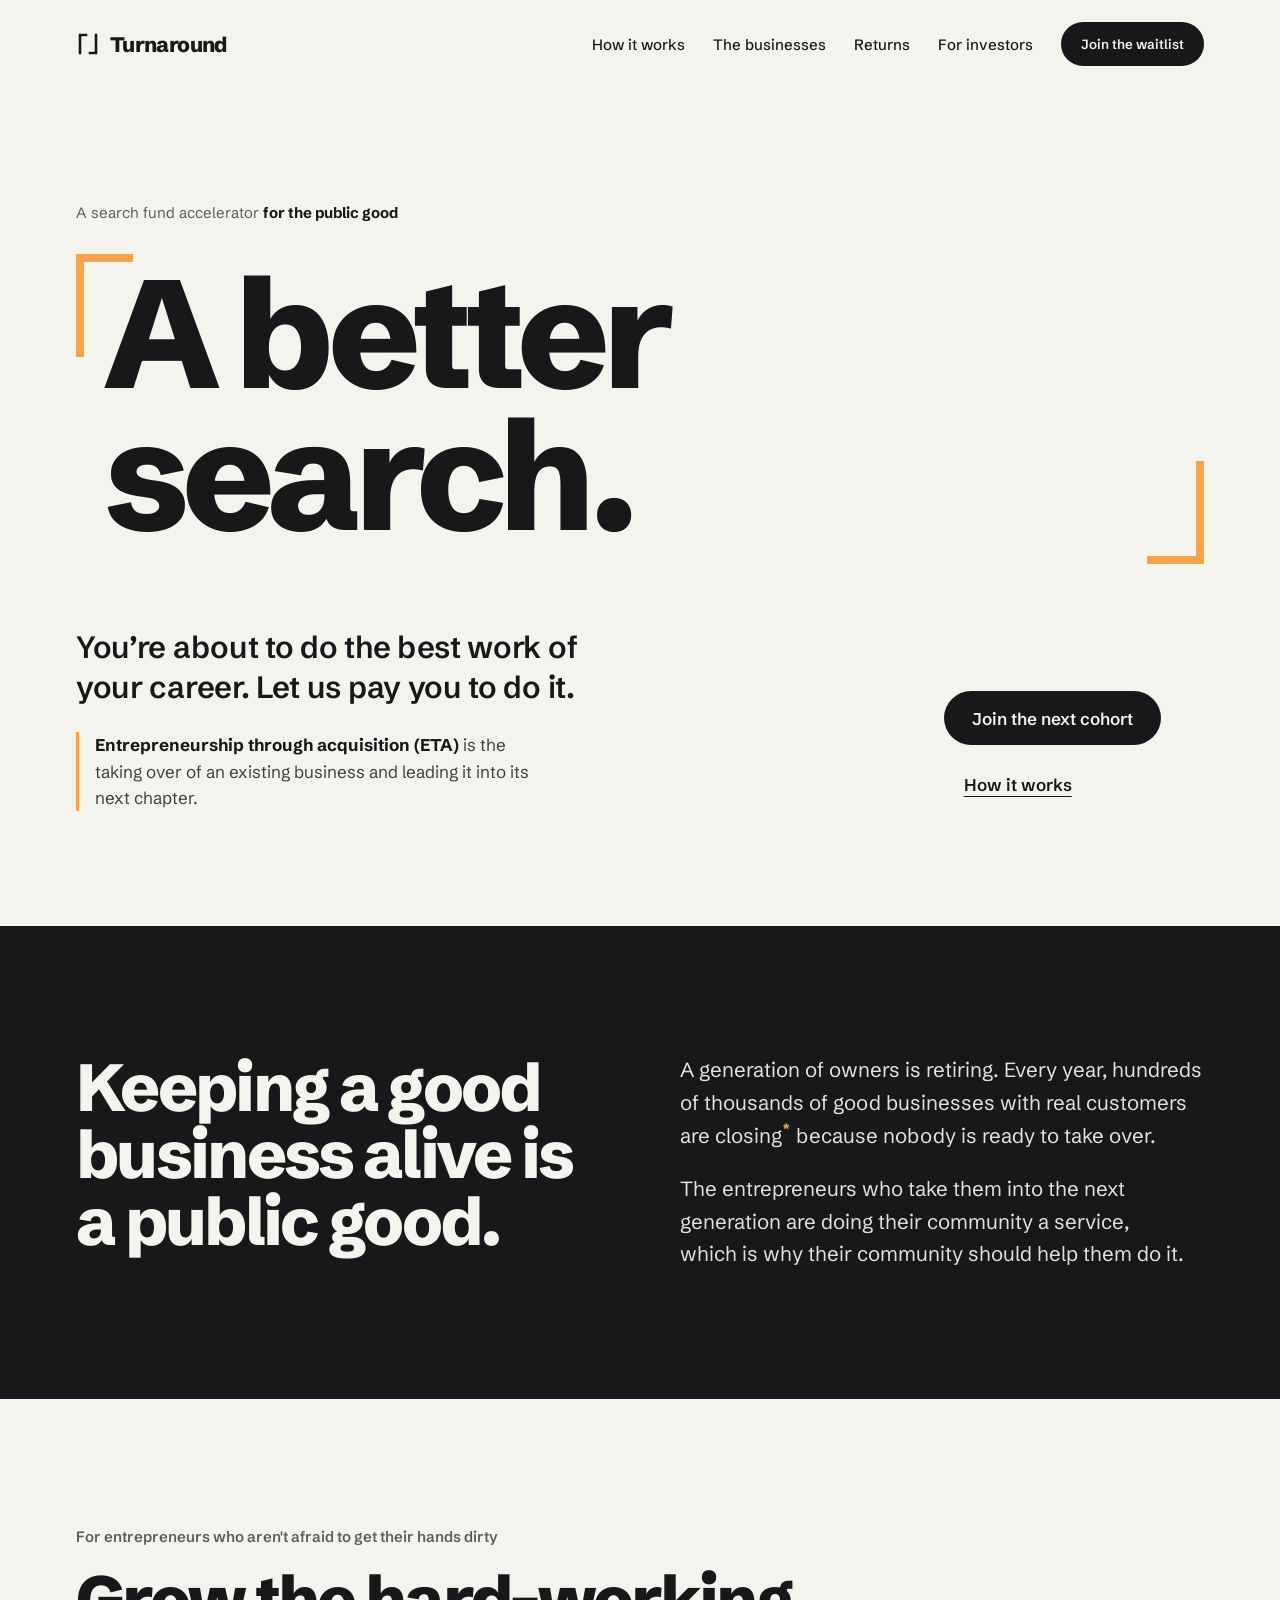
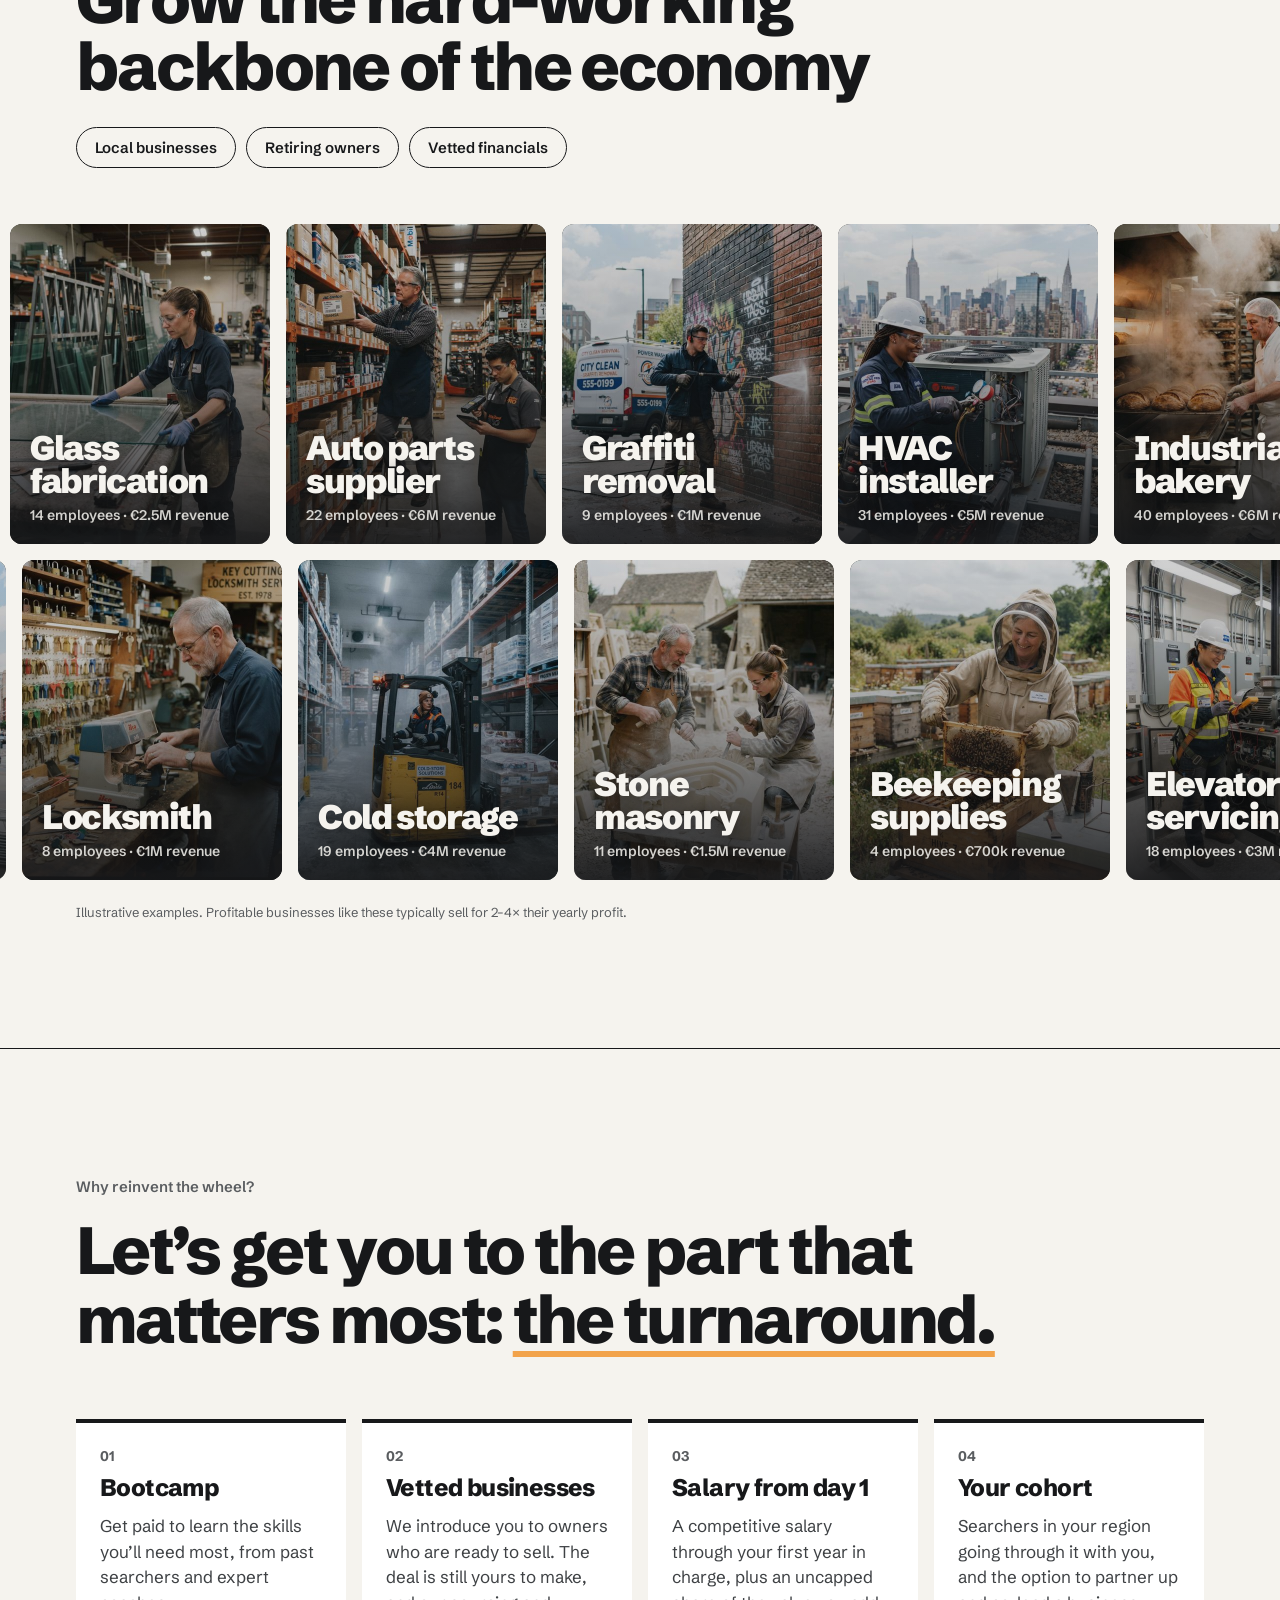
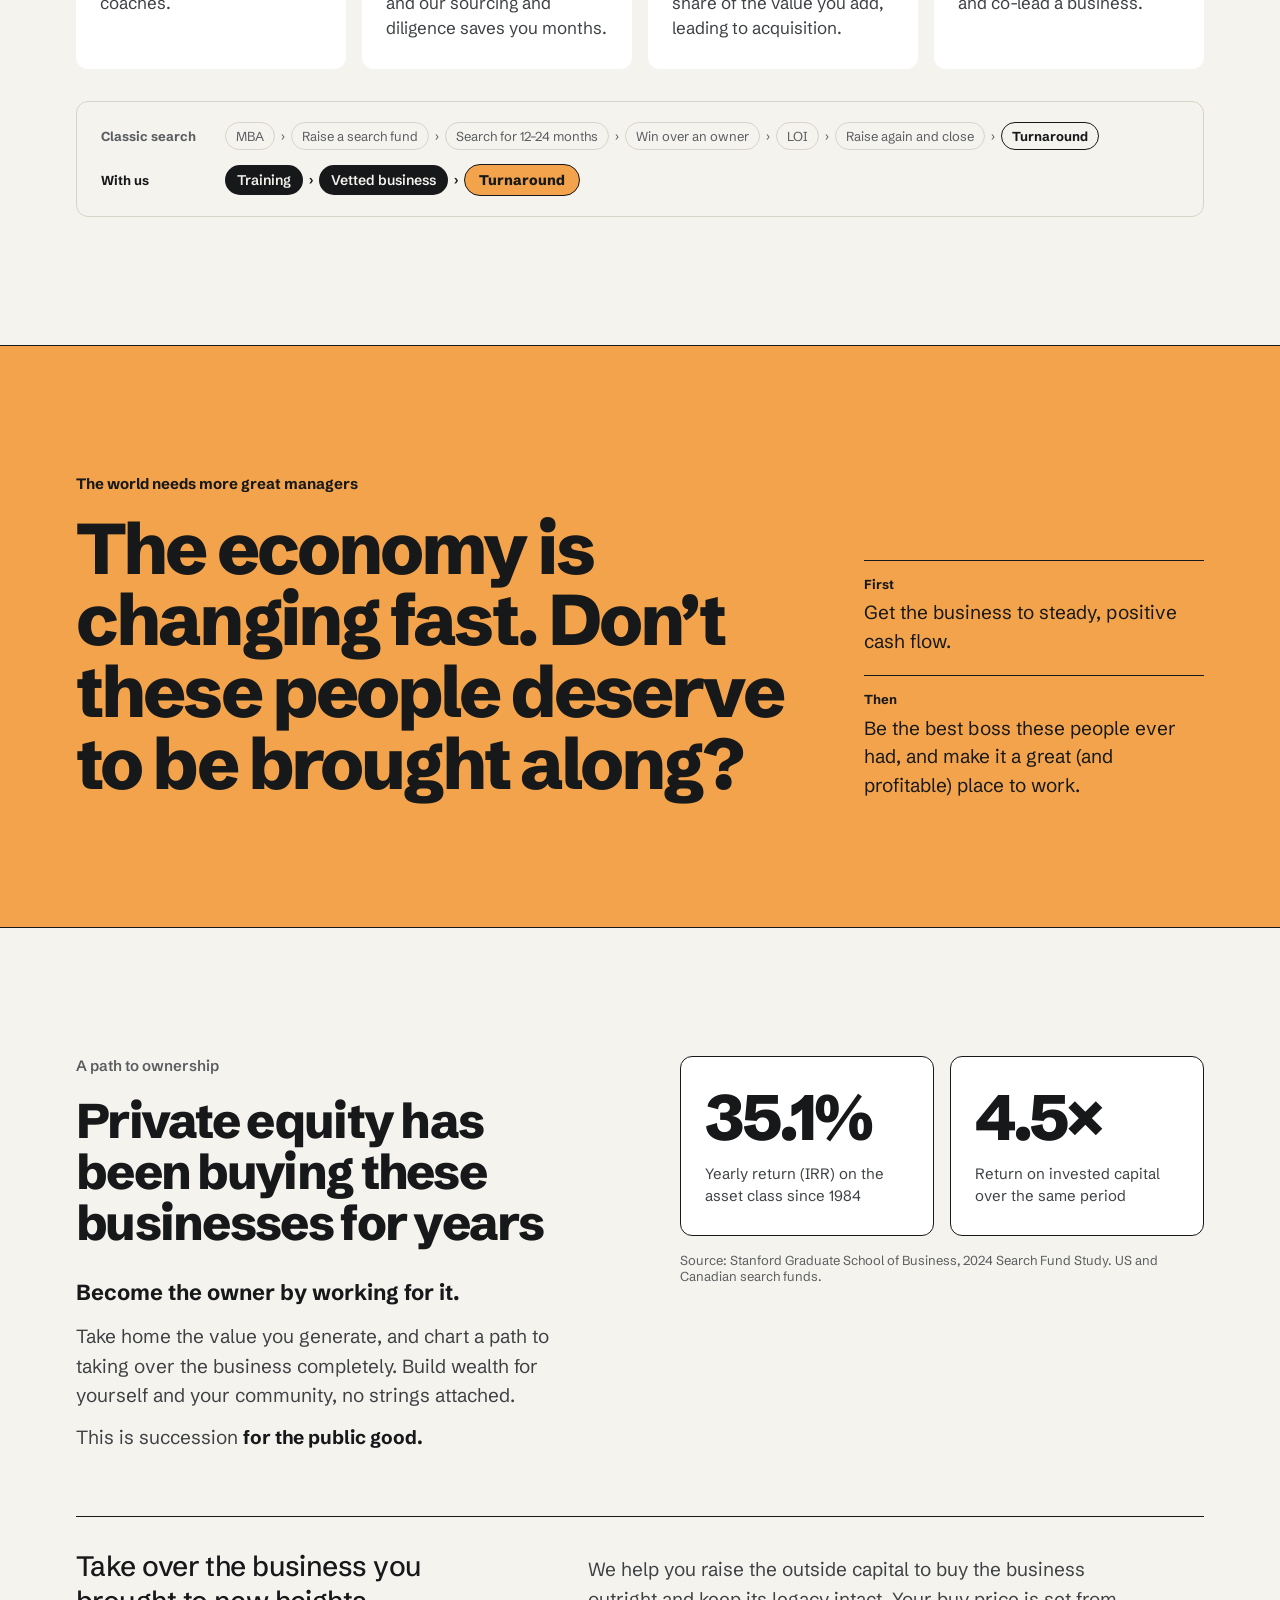
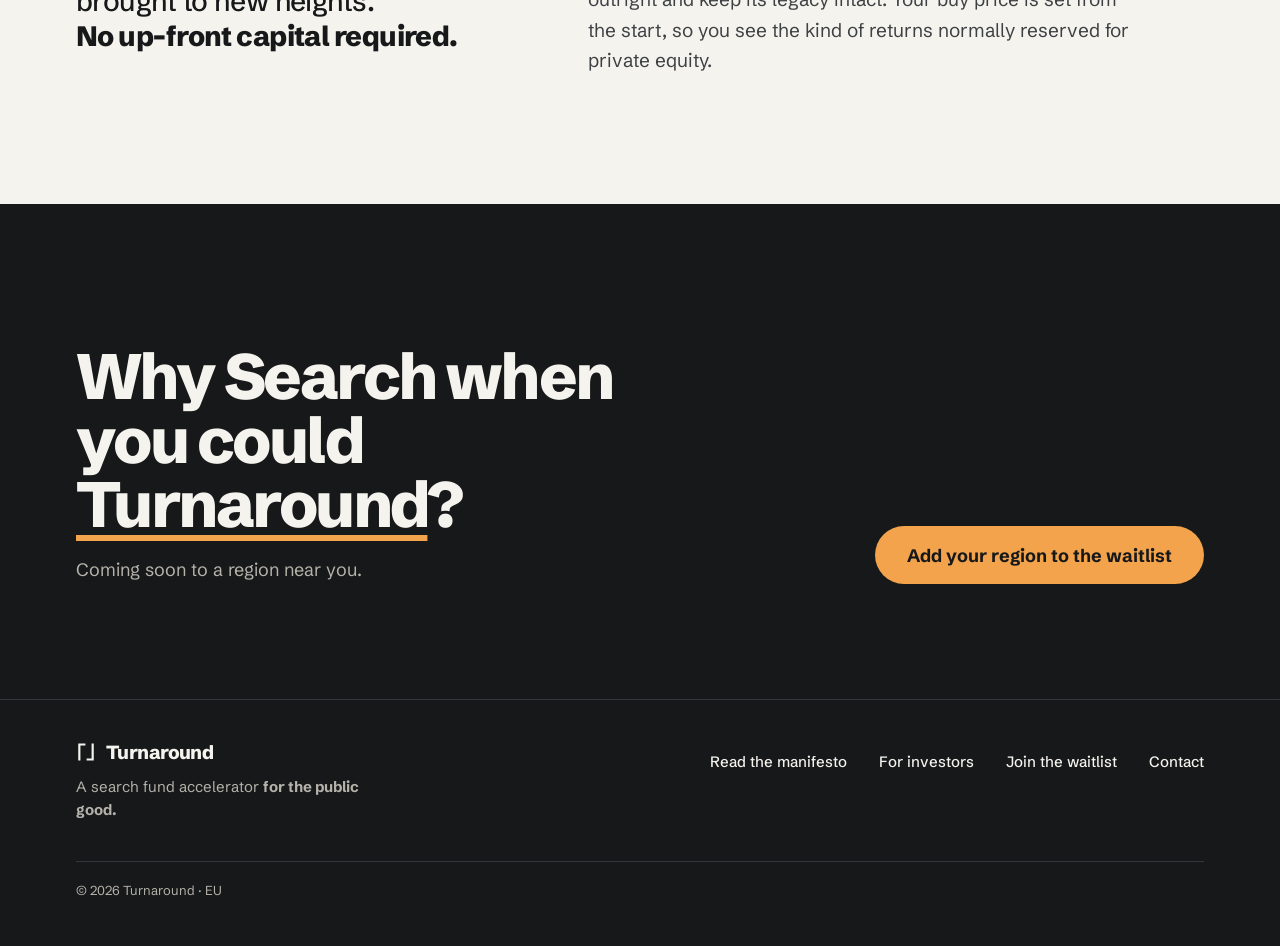
<file: index.html>
<!doctype html>
<html lang="en">
<head>
  <meta charset="utf-8" />
  <meta name="viewport" content="width=device-width, initial-scale=1, viewport-fit=cover" />
  <title>Turnaround · A better search</title>
  <meta name="description" content="A search fund accelerator for the public good. We pay entrepreneurs to take over and grow the local businesses their communities can't afford to lose." />

  <link rel="icon" href="favicon.svg?v=2" type="image/svg+xml" />
  <link rel="icon" href="favicon.ico?v=2" sizes="48x48" />
  <link rel="apple-touch-icon" href="apple-touch-icon.png?v=2" />
  <meta name="theme-color" content="#F5F3EE" />
  <meta property="og:type" content="website" />
  <meta property="og:site_name" content="Turnaround" />
  <meta property="og:title" content="Turnaround · A better search" />
  <meta property="og:description" content="A search fund accelerator for the public good. We pay entrepreneurs to take over and grow the local businesses their communities can't afford to lose." />
  <meta property="og:url" content="https://jonathantari.github.io/site-2/" />
  <meta property="og:image" content="https://jonathantari.github.io/site-2/og-image.png?v=1" />
  <meta property="og:image:width" content="1200" />
  <meta property="og:image:height" content="630" />
  <meta property="og:image:alt" content="A better search. A search fund accelerator for the public good." />
  <meta name="twitter:card" content="summary_large_image" />
  <meta name="twitter:image" content="https://jonathantari.github.io/site-2/og-image.png?v=1" />

  <link rel="preconnect" href="https://fonts.googleapis.com" />
  <link rel="preconnect" href="https://fonts.gstatic.com" crossorigin />
  <link
    href="https://fonts.googleapis.com/css2?family=Schibsted+Grotesk:ital,wght@0,400..900;1,400..900&display=swap"
    rel="stylesheet"
  />

  <link rel="stylesheet" href="styles.css?v=31" />

  <!-- Microsoft Clarity -->
  <script type="text/javascript">
    (function(c,l,a,r,i,t,y){
        c[a]=c[a]||function(){(c[a].q=c[a].q||[]).push(arguments)};
        t=l.createElement(r);t.async=1;t.src="https://www.clarity.ms/tag/"+i;
        y=l.getElementsByTagName(r)[0];y.parentNode.insertBefore(t,y);
    })(window, document, "clarity", "script", "wi50pruf4h");
  </script>
</head>
<body>
  <div class="page">

    <!-- ================= NAV ================= -->
    <header>
      <nav class="wrap nav" aria-label="Main">
        <a href="#top" class="brand">
          <svg width="24" height="24" viewBox="0 0 24 24" aria-hidden="true"><path d="M10 3H4v18" fill="none" stroke="currentColor" stroke-width="2.6" stroke-linecap="square"/><path d="M14 21h6V3" fill="none" stroke="currentColor" stroke-width="2.6" stroke-linecap="square"/></svg>
          <span class="brand__name">Turnaround</span>
        </a>
        <div class="nav__links">
          <a href="#how">How it works</a>
          <a href="#local">The businesses</a>
          <a href="#value">Returns</a>
          <a href="investors.html">For investors</a>
          <button type="button" class="pill" data-waitlist-open>Join the waitlist</button>
        </div>
      </nav>
    </header>

    <main>

      <!-- ================= HERO ================= -->
      <section id="top" class="wrap hero" aria-labelledby="hero-title">
        <p class="tagline">A search fund accelerator <b>for the public good</b></p>
        <h1 id="hero-title" class="hero__title"><span class="bracketed">A better search.</span></h1>
        <div class="hero__foot">
          <div class="hero__copy">
            <p class="hero__lead">You&rsquo;re about to do the best work of your career. Let us pay you to do it.</p>
            <p class="hero__aside"><strong>Entrepreneurship through acquisition (ETA)</strong> is the taking over of an existing business and leading it into its next chapter.</p>
          </div>
          <div class="hero__actions">
            <a href="#apply" class="pill pill--lg">Join the next cohort</a>
            <a href="#how" class="text-link">How it works</a>
          </div>
        </div>
      </section>

      <!-- ================= PUBLIC GOOD ================= -->
      <section class="band" aria-labelledby="public-title">
        <div class="wrap section split">
          <h2 id="public-title" class="h2">Keeping a good business alive is a public good.</h2>
          <div>
            <p class="lead">A generation of owners is retiring. Every year, hundreds of thousands of good businesses with real customers are closing<button type="button" class="fn-ref" aria-expanded="false" aria-controls="fn-public" aria-label="Show source">*</button> because nobody is ready to take over.</p>
            <p class="lead">The entrepreneurs who take them into the next generation are doing their community a service,<br />which is why their community should help them do it.</p>
            <p class="source" id="fn-public" hidden>In the EU alone, around 150,000 businesses and 600,000 jobs are at risk each year (<a href="https://www.eesc.europa.eu/en/news-media/eesc-info/112022/articles/102465">European Commission</a>). In the US, 2.3 million businesses owned by retiring baby boomers employ 24.7 million people (<a href="https://www.chicagofed.org/publications/profitwise-news-and-views/2020/rethinking-options-for-retiring-entrepreneurs">Federal Reserve Bank of Chicago</a>).</p>
          </div>
        </div>
      </section>

      <!-- ================= THE BUSINESSES ================= -->
      <section id="local" class="section" aria-labelledby="local-title">
        <div class="wrap">
          <p class="kicker">For entrepreneurs who aren't afraid to get their hands dirty</p>
          <h2 id="local-title" class="h2" style="max-width: 24ch;">Grow the hard-working backbone of the economy</h2>
          <ul class="chips" aria-label="How we are organised">
            <li>Local businesses</li>
            <li>Retiring owners</li>
            <li>Vetted financials</li>
          </ul>
        </div>

        <!-- Each track is duplicated by marquee.js so the loop is seamless -->
        <div class="marquee marquee--first">
          <ul class="marquee__track" aria-label="Examples of businesses searchers take over">
            <li class="biz">
              <img src="images/glass-fabrication.jpg" alt="" loading="lazy" />
              <span class="biz__name">Glass fabrication</span>
              <span class="biz__meta">14 employees · €2.5M revenue</span>
            </li>
            <li class="biz">
              <img src="images/auto-parts.jpg" alt="" loading="lazy" />
              <span class="biz__name">Auto parts supplier</span>
              <span class="biz__meta">22 employees · €6M revenue</span>
            </li>
            <li class="biz">
              <img src="images/graffiti-removal.jpg" alt="" loading="lazy" />
              <span class="biz__name">Graffiti removal</span>
              <span class="biz__meta">9 employees · €1M revenue</span>
            </li>
            <li class="biz">
              <img src="images/hvac.jpg" alt="" loading="lazy" />
              <span class="biz__name">HVAC installer</span>
              <span class="biz__meta">31 employees · €5M revenue</span>
            </li>
            <li class="biz">
              <img src="images/bakery.jpg" alt="" loading="lazy" />
              <span class="biz__name">Industrial bakery</span>
              <span class="biz__meta">40 employees · €6M revenue</span>
            </li>
            <li class="biz">
              <img src="images/sign-maker.jpg" alt="" loading="lazy" />
              <span class="biz__name">Sign maker</span>
              <span class="biz__meta">6 employees · €800k revenue</span>
            </li>
            <li class="biz">
              <img src="images/boatyard.jpg" alt="" loading="lazy" />
              <span class="biz__name">Boatyard</span>
              <span class="biz__meta">12 employees · €2M revenue</span>
            </li>
            <li class="biz">
              <img src="images/bicycle-frames.jpg" alt="" loading="lazy" />
              <span class="biz__name">Bicycle frame builder</span>
              <span class="biz__meta">5 employees · €600k revenue</span>
            </li>
          </ul>
        </div>
        <div class="marquee">
          <ul class="marquee__track marquee__track--rev" aria-hidden="true">
            <li class="biz">
              <img src="images/elevator-servicing.jpg" alt="" loading="lazy" />
              <span class="biz__name">Elevator servicing</span>
              <span class="biz__meta">18 employees · €3M revenue</span>
            </li>
            <li class="biz">
              <img src="images/laundry.jpg" alt="" loading="lazy" />
              <span class="biz__name">Commercial laundry</span>
              <span class="biz__meta">27 employees · €3M revenue</span>
            </li>
            <li class="biz">
              <img src="images/pipe-organ.jpg" alt="" loading="lazy" />
              <span class="biz__name">Pipe organ restoration</span>
              <span class="biz__meta">7 employees · €900k revenue</span>
            </li>
            <li class="biz">
              <img src="images/scaffolding.jpg" alt="" loading="lazy" />
              <span class="biz__name">Scaffolding rental</span>
              <span class="biz__meta">35 employees · €5M revenue</span>
            </li>
            <li class="biz">
              <img src="images/locksmith.jpg" alt="" loading="lazy" />
              <span class="biz__name">Locksmith</span>
              <span class="biz__meta">8 employees · €1M revenue</span>
            </li>
            <li class="biz">
              <img src="images/cold-storage.jpg" alt="" loading="lazy" />
              <span class="biz__name">Cold storage</span>
              <span class="biz__meta">19 employees · €4M revenue</span>
            </li>
            <li class="biz">
              <img src="images/stone-masonry.jpg" alt="" loading="lazy" />
              <span class="biz__name">Stone masonry</span>
              <span class="biz__meta">11 employees · €1.5M revenue</span>
            </li>
            <li class="biz">
              <img src="images/beekeeping.jpg" alt="" loading="lazy" />
              <span class="biz__name">Beekeeping supplies</span>
              <span class="biz__meta">4 employees · €700k revenue</span>
            </li>
          </ul>
        </div>
        <p class="wrap note marquee-note">Illustrative examples. Profitable businesses like these typically sell for 2–4× their yearly profit.</p>
      </section>

      <!-- ================= HOW IT WORKS ================= -->
      <section id="how" class="ruled" aria-labelledby="how-title">
        <div class="wrap section how">
        <p class="kicker">Why reinvent the wheel?</p>
        <h2 id="how-title" class="h2 how__title">Let&rsquo;s get you to the part that matters most: <span class="underline-accent">the turnaround.</span></h2>

        <div class="cards">
          <div class="card">
            <p class="card__num">01</p>
            <h3 class="card__title">Bootcamp</h3>
            <p class="card__body">Get paid to learn the skills you&rsquo;ll need most, from past searchers and expert coaches.</p>
          </div>
          <div class="card">
            <p class="card__num">02</p>
            <h3 class="card__title">Vetted businesses</h3>
            <p class="card__body">We introduce you to owners who are ready to sell. The deal is still yours to make, and our sourcing and diligence saves you months.</p>
          </div>
          <div class="card">
            <p class="card__num">03</p>
            <h3 class="card__title">Salary from day 1</h3>
            <p class="card__body">A competitive salary through your first year in charge, plus an uncapped share of the value you add, leading to acquisition.</p>
          </div>
          <div class="card">
            <p class="card__num">04</p>
            <h3 class="card__title">Your cohort</h3>
            <p class="card__body">Searchers in your region going through it with you, and the option to partner up and co-lead a business.</p>
          </div>
        </div>

        <div class="paths">
          <div class="path">
            <span class="path__label">Classic search</span>
            <ol class="steps" aria-label="Classic search steps">
              <li>MBA</li><li class="sep" aria-hidden="true">›</li>
              <li>Raise a search fund</li><li class="sep" aria-hidden="true">›</li>
              <li>Search for 12–24 months</li><li class="sep" aria-hidden="true">›</li>
              <li>Win over an owner</li><li class="sep" aria-hidden="true">›</li>
              <li>LOI</li><li class="sep" aria-hidden="true">›</li>
              <li>Raise again and close</li><li class="sep" aria-hidden="true">›</li>
              <li class="is-end">Turnaround</li>
            </ol>
          </div>
          <div class="path path--ours">
            <span class="path__label">With us</span>
            <ol class="steps" aria-label="Turnaround steps">
              <li>Training</li><li class="sep" aria-hidden="true">›</li>
              <li>Vetted business</li><li class="sep" aria-hidden="true">›</li>
              <li class="is-end">Turnaround</li>
            </ol>
          </div>
        </div>
        </div>
      </section>

      <!-- ================= BE A GREAT BOSS ================= -->
      <section class="band--accent" aria-labelledby="jobs-title">
        <div class="wrap section split split--end jobs">
          <div>
            <p class="kicker">The world needs more great managers</p>
            <h2 id="jobs-title" class="h2 jobs__title">The economy is changing fast. Don&rsquo;t these people deserve to be brought along?</h2>
          </div>
          <ol class="rules">
            <li><b>First</b>Get the business to steady, positive cash flow.</li>
            <li><b>Then</b>Be the best boss these people ever had, and make it a great (and profitable) place to work.</li>
          </ol>
        </div>
      </section>

      <!-- ================= RETURNS ================= -->
      <section id="value" class="wrap section" aria-labelledby="value-title">
        <div class="split">
          <div>
            <p class="kicker">A path to ownership</p>
            <h2 id="value-title" class="h2 h2--sm">Private equity has been buying these businesses for years</h2>
            <div class="ownership">
              <p class="ownership__lead">Become the owner by working for it.</p>
              <p>Take home the value you generate, and chart a path to taking over the business completely. Build wealth for yourself and your community, no strings attached.</p>
              <p>This is succession <b class="nowrap">for the public good.</b></p>
            </div>
          </div>
          <div class="stats">
            <div class="stat">
              <p class="stat__num">35.1%</p>
              <p class="stat__label">Yearly return (IRR) on the asset class since 1984</p>
            </div>
            <div class="stat">
              <p class="stat__num">4.5×</p>
              <p class="stat__label">Return on invested capital over the same period</p>
            </div>
            <p class="note">Source: Stanford Graduate School of Business, 2024 Search Fund Study. US and Canadian search funds.</p>
          </div>
        </div>

        <div class="upside">
          <h3><span class="upside__soft">Take over the business you brought to new heights.</span> No up-front capital required.</h3>
          <p>We help you raise the outside capital to buy the business outright and keep its legacy intact. Your buy price is set from the start, so you see the kind of returns normally reserved for private equity.</p>
        </div>
      </section>

      <!-- ================= APPLY ================= -->
      <section id="apply" class="band" aria-labelledby="apply-title">
        <div class="wrap cta-band">
          <div>
            <h2 id="apply-title" class="h-closing">Why Search when you could <span class="underline-accent">Turnaround</span>?</h2>
            <p class="cta-band__sub">Coming soon to a region near you.</p>
          </div>
          <button type="button" class="pill pill--accent" data-waitlist-open>Add your region to the waitlist</button>
        </div>
      </section>

    </main>

    <!-- ================= FOOTER ================= -->
    <footer class="footer">
      <div class="wrap footer__inner">
        <div class="footer__brand">
          <p class="footer__mark"><svg width="20" height="20" viewBox="0 0 24 24" aria-hidden="true"><path d="M10 3H4v18" fill="none" stroke="currentColor" stroke-width="2.6" stroke-linecap="square"/><path d="M14 21h6V3" fill="none" stroke="currentColor" stroke-width="2.6" stroke-linecap="square"/></svg><span>Turnaround</span></p>
          <p class="footer__tag">A search fund accelerator <b>for the public good.</b></p>
        </div>
        <nav aria-label="Footer">
          <a href="https://jonathantari.github.io/website/site/">Read the manifesto</a>
          <a href="investors.html">For investors</a>
          <a href="#apply">Join the waitlist</a>
          <a href="mailto:me@jonathantari.com?subject=Turnaround">Contact</a>
        </nav>
        <p class="footer__legal">© 2026 Turnaround · EU</p>
      </div>
    </footer>

  </div>

  <!-- ================= WAITLIST MODAL ================= -->
  <div class="modal" id="waitlist" hidden>
    <div class="modal__scrim" data-waitlist-close></div>
    <div class="modal__dialog" role="dialog" aria-modal="true" aria-labelledby="wl-title">
      <button type="button" class="modal__close" aria-label="Close" data-waitlist-close>
        <svg width="18" height="18" viewBox="0 0 24 24" aria-hidden="true"><path d="M6 6l12 12M18 6L6 18" stroke="currentColor" stroke-width="2" stroke-linecap="round"/></svg>
      </button>

      <form class="modal__view" data-view="form" novalidate>
        <p class="modal__kicker">Waitlist</p>
        <h2 id="wl-title" class="modal__title">Bring Turnaround to your city</h2>

        <div class="field">
          <label for="wl-region">Your city</label>
          <input id="wl-region" name="region" type="text" autocomplete="address-level2" placeholder="City, country" required maxlength="120" />
        </div>

        <div class="field">
          <label for="wl-email">Email <span class="field__optional">(optional)</span></label>
          <input id="wl-email" name="email" type="email" autocomplete="email" placeholder="you@example.com" maxlength="160" />
        </div>

        <p class="field__error" data-error role="alert" hidden></p>

        <button type="submit" class="modal__submit">Add my city</button>
      </form>

      <div class="modal__view" data-view="done" hidden>
        <div class="modal__check" aria-hidden="true"><svg width="24" height="24" viewBox="0 0 24 24"><path d="M5 12.5l4.5 4.5L19 7.5" fill="none" stroke="currentColor" stroke-width="2.4" stroke-linecap="round" stroke-linejoin="round"/></svg></div>
        <h2 class="modal__title" tabindex="-1" data-done-title>You&rsquo;re on the list</h2>
        <p class="modal__body">We&rsquo;ve counted <b data-done-region></b>. When enough people nearby join, we&rsquo;ll start a chapter there.</p>
        <button type="button" class="modal__secondary" data-waitlist-close>Done</button>
      </div>
    </div>
  </div>

  <script src="marquee.js?v=3" defer></script>
  <script src="waitlist.js?v=5" defer></script>
  <script src="footnotes.js?v=1" defer></script>
</body>
</html>
</file>
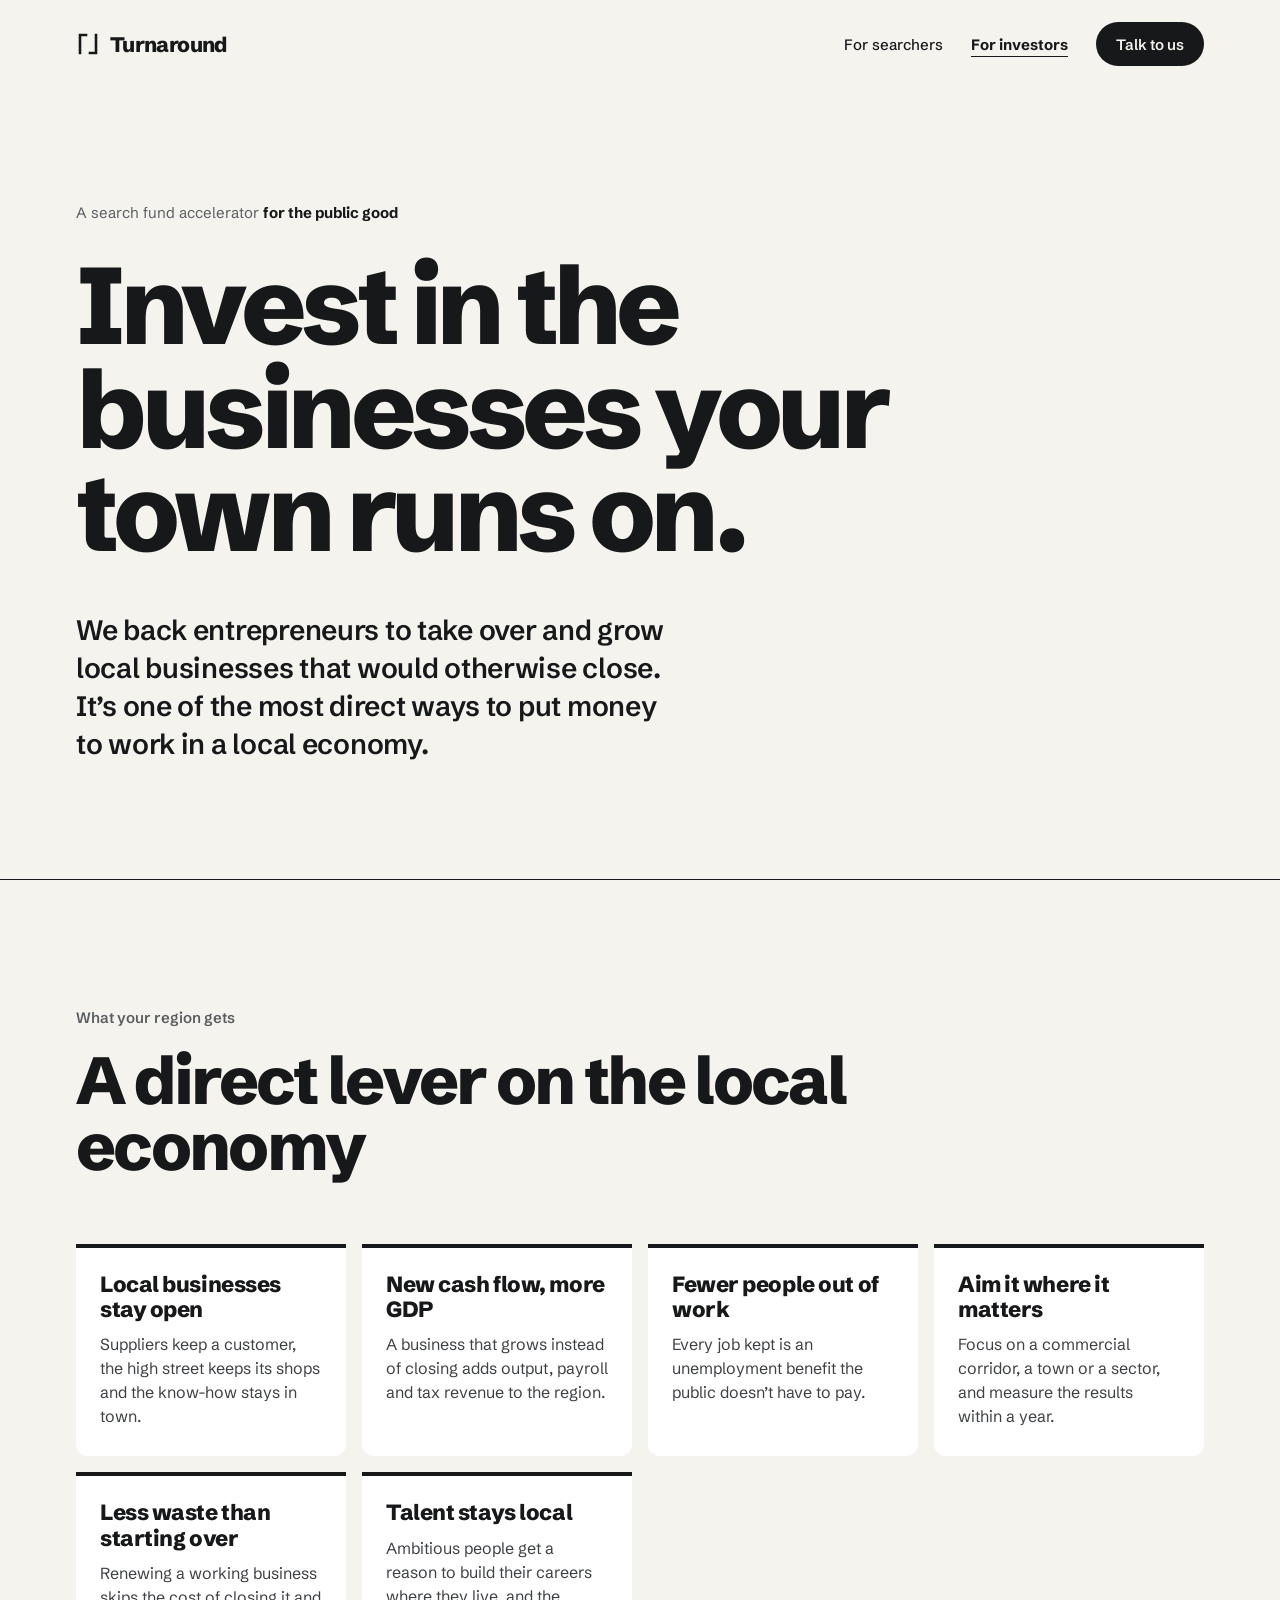
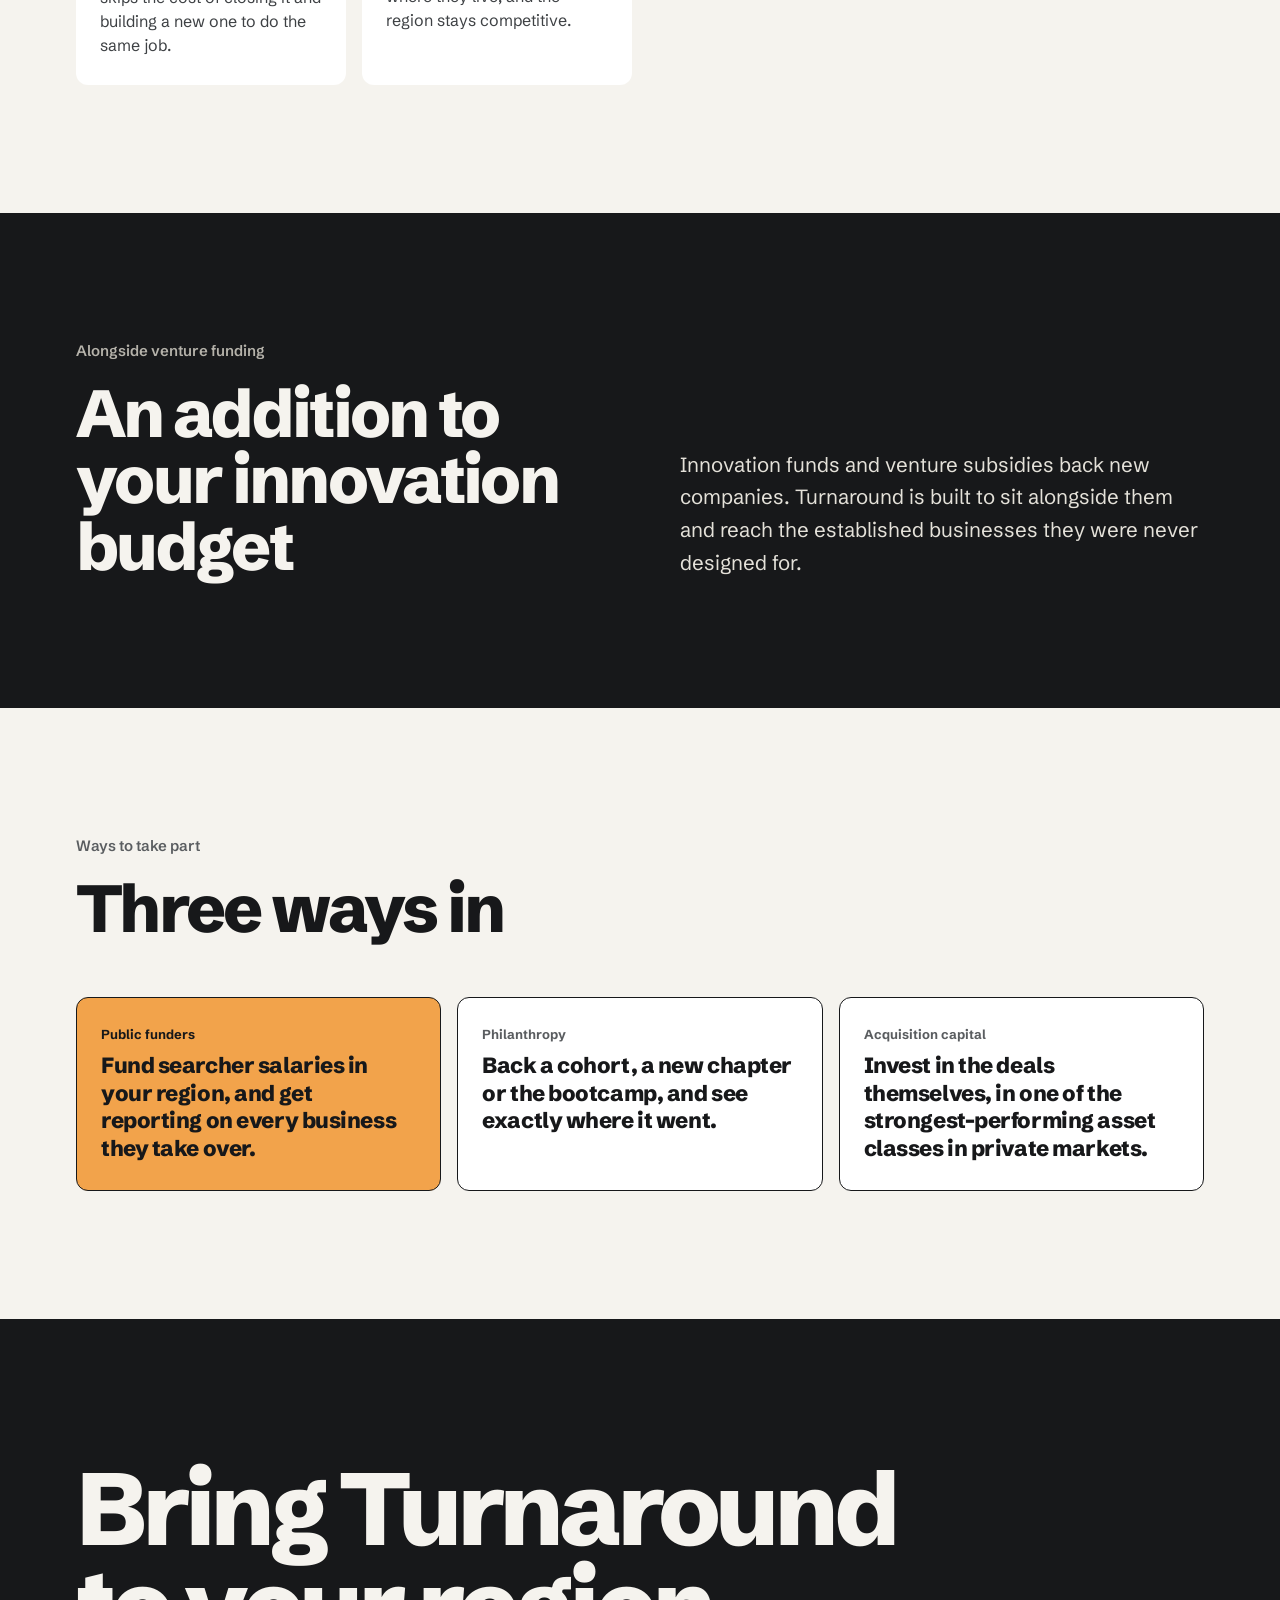
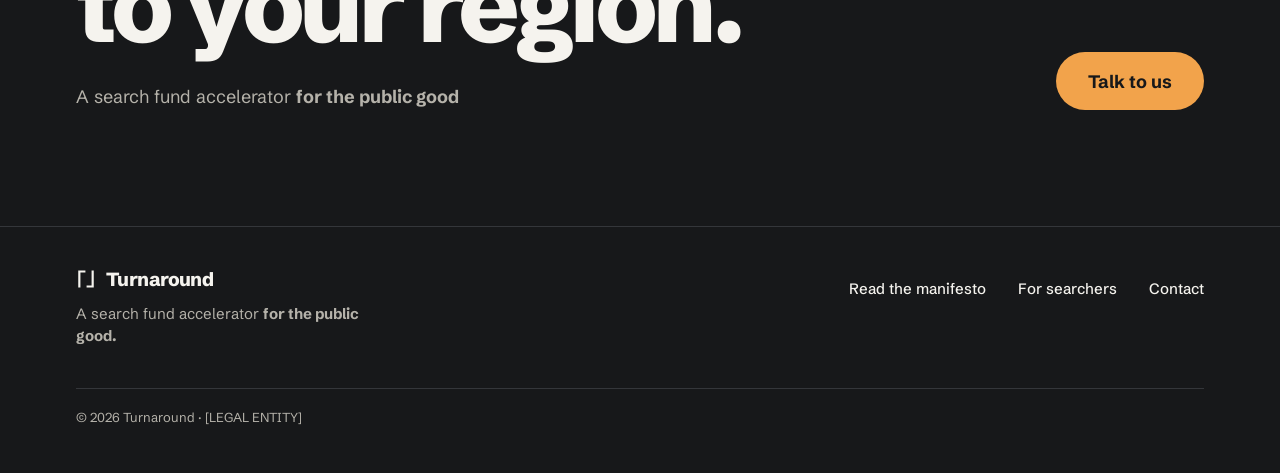
<file: investors.html>
<!doctype html>
<html lang="en">
<head>
  <meta charset="utf-8" />
  <meta name="viewport" content="width=device-width, initial-scale=1, viewport-fit=cover" />
  <title>Turnaround · For investors</title>
  <meta name="description" content="Invest in the businesses your town runs on. Turnaround backs entrepreneurs to take over and grow local businesses that would otherwise close." />

  <link rel="icon" href="favicon.svg?v=2" type="image/svg+xml" />
  <link rel="icon" href="favicon.ico?v=2" sizes="48x48" />
  <link rel="apple-touch-icon" href="apple-touch-icon.png?v=2" />
  <meta name="theme-color" content="#F5F3EE" />
  <meta property="og:type" content="website" />
  <meta property="og:site_name" content="Turnaround" />
  <meta property="og:title" content="Turnaround · For investors" />
  <meta property="og:description" content="Invest in the businesses your town runs on. Turnaround backs entrepreneurs to take over and grow local businesses that would otherwise close." />
  <meta property="og:url" content="https://jonathantari.github.io/site-2/investors.html" />
  <meta property="og:image" content="https://jonathantari.github.io/site-2/og-image.png?v=1" />
  <meta property="og:image:width" content="1200" />
  <meta property="og:image:height" content="630" />
  <meta property="og:image:alt" content="A better search. A search fund accelerator for the public good." />
  <meta name="twitter:card" content="summary_large_image" />
  <meta name="twitter:image" content="https://jonathantari.github.io/site-2/og-image.png?v=1" />

  <link rel="preconnect" href="https://fonts.googleapis.com" />
  <link rel="preconnect" href="https://fonts.gstatic.com" crossorigin />
  <link
    href="https://fonts.googleapis.com/css2?family=Schibsted+Grotesk:ital,wght@0,400..900;1,400..900&display=swap"
    rel="stylesheet"
  />

  <link rel="stylesheet" href="styles.css?v=31" />

  <!-- Microsoft Clarity -->
  <script type="text/javascript">
    (function(c,l,a,r,i,t,y){
        c[a]=c[a]||function(){(c[a].q=c[a].q||[]).push(arguments)};
        t=l.createElement(r);t.async=1;t.src="https://www.clarity.ms/tag/"+i;
        y=l.getElementsByTagName(r)[0];y.parentNode.insertBefore(t,y);
    })(window, document, "clarity", "script", "wi50pruf4h");
  </script>
</head>
<body>
  <div class="page">

    <!-- ================= NAV ================= -->
    <header>
      <nav class="wrap nav" aria-label="Main">
        <a href="./" class="brand">
          <svg width="24" height="24" viewBox="0 0 24 24" aria-hidden="true"><path d="M10 3H4v18" fill="none" stroke="currentColor" stroke-width="2.6" stroke-linecap="square"/><path d="M14 21h6V3" fill="none" stroke="currentColor" stroke-width="2.6" stroke-linecap="square"/></svg>
          <span class="brand__name">Turnaround</span>
        </a>
        <div class="nav__links">
          <a href="./">For searchers</a>
          <a href="investors.html" aria-current="page">For investors</a>
          <a href="#talk" class="pill">Talk to us</a>
        </div>
      </nav>
    </header>

    <main>

      <!-- ================= HERO ================= -->
      <section class="wrap hero" aria-labelledby="inv-title">
        <p class="tagline">A search fund accelerator <b>for the public good</b></p>
        <h1 id="inv-title" class="hero__title hero__title--sm">Invest in the businesses your town runs on.</h1>
        <p class="hero__statement">We back entrepreneurs to take over and grow local businesses that would otherwise close. It&rsquo;s one of the most direct ways to put money to work in a local economy.</p>
      </section>

      <!-- ================= WHAT YOUR REGION GETS ================= -->
      <section class="ruled" aria-labelledby="why-title">
        <div class="wrap section">
          <p class="kicker">What your region gets</p>
          <h2 id="why-title" class="h2" style="max-width: 20ch;">A direct lever on the local economy</h2>
          <div class="cards cards--compact">
            <div class="card">
              <h3 class="card__title">Local businesses stay open</h3>
              <p class="card__body">Suppliers keep a customer, the high street keeps its shops and the know-how stays in town.</p>
            </div>
            <div class="card">
              <h3 class="card__title">New cash flow, more GDP</h3>
              <p class="card__body">A business that grows instead of closing adds output, payroll and tax revenue to the region.</p>
            </div>
            <div class="card">
              <h3 class="card__title">Fewer people out of work</h3>
              <p class="card__body">Every job kept is an unemployment benefit the public doesn&rsquo;t have to pay.</p>
            </div>
            <div class="card">
              <h3 class="card__title">Aim it where it matters</h3>
              <p class="card__body">Focus on a commercial corridor, a town or a sector, and measure the results within a year.</p>
            </div>
            <div class="card">
              <h3 class="card__title">Less waste than starting over</h3>
              <p class="card__body">Renewing a working business skips the cost of closing it and building a new one to do the same job.</p>
            </div>
            <div class="card">
              <h3 class="card__title">Talent stays local</h3>
              <p class="card__body">Ambitious people get a reason to build their careers where they live, and the region stays competitive.</p>
            </div>
          </div>
        </div>
      </section>

      <!-- ================= ALONGSIDE VENTURE ================= -->
      <section class="band" aria-labelledby="add-title">
        <div class="wrap section split split--end">
          <div>
            <p class="kicker">Alongside venture funding</p>
            <h2 id="add-title" class="h2">An addition to your innovation budget</h2>
          </div>
          <p class="lead">Innovation funds and venture subsidies back new companies. Turnaround is built to sit alongside them and reach the established businesses they were never designed for.</p>
        </div>
      </section>

      <!-- ================= WAYS IN ================= -->
      <section class="wrap section" aria-labelledby="ways-title">
        <p class="kicker">Ways to take part</p>
        <h2 id="ways-title" class="h2">Three ways in</h2>
        <div class="cards" style="margin-top: clamp(40px, 5vw, 56px);">
          <div class="boxed boxed--accent">
            <p class="boxed__label">Public funders</p>
            <p class="boxed__text">Fund searcher salaries in your region, and get reporting on every business they take over.</p>
          </div>
          <div class="boxed">
            <p class="boxed__label">Philanthropy</p>
            <p class="boxed__text">Back a cohort, a new chapter or the bootcamp, and see exactly where it went.</p>
          </div>
          <div class="boxed">
            <p class="boxed__label">Acquisition capital</p>
            <p class="boxed__text">Invest in the deals themselves, in one of the strongest-performing asset classes in private markets.</p>
          </div>
        </div>
      </section>

      <!-- ================= TALK ================= -->
      <section id="talk" class="band" aria-labelledby="talk-title">
        <div class="wrap cta-band">
          <div>
            <h2 id="talk-title" class="h-cta" style="font-size: clamp(52px, 8vw, 112px);">Bring Turnaround to your region.</h2>
            <p class="cta-band__sub">A search fund accelerator <b>for the public good</b></p>
          </div>
          <a class="pill pill--accent" href="mailto:me@jonathantari.com?subject=Turnaround%20for%20investors">Talk to us</a>
        </div>
      </section>

    </main>

    <!-- ================= FOOTER ================= -->
    <footer class="footer">
      <div class="wrap footer__inner">
        <div class="footer__brand">
          <p class="footer__mark"><svg width="20" height="20" viewBox="0 0 24 24" aria-hidden="true"><path d="M10 3H4v18" fill="none" stroke="currentColor" stroke-width="2.6" stroke-linecap="square"/><path d="M14 21h6V3" fill="none" stroke="currentColor" stroke-width="2.6" stroke-linecap="square"/></svg><span>Turnaround</span></p>
          <p class="footer__tag">A search fund accelerator <b>for the public good.</b></p>
        </div>
        <nav aria-label="Footer">
          <a href="https://jonathantari.github.io/website/site/">Read the manifesto</a>
          <a href="./">For searchers</a>
          <a href="mailto:me@jonathantari.com?subject=Turnaround">Contact</a>
        </nav>
        <p class="footer__legal">© 2026 Turnaround · [LEGAL ENTITY]</p>
      </div>
    </footer>

  </div>
</body>
</html>
</file>
<file: styles.css>
/* ---------- Turnaround — stylesheet v4 ----------
   Typography: Schibsted Grotesk, one family, heavy display weights.
   Palette: warm paper ground, near-black ink bands, one accent
   (ochre) used as flat paint behind ink text.
   Layout: 1240px column, fluid type via clamp(), flex/grid that
   wraps down to phone width.
---------------------------------------------------- */

:root {
  --bg: #F5F3EE;
  --surface: #FFFFFF;
  --ink: #17181A;
  --ink-soft: #3E4144;
  --ink-muted: #5A5D60;
  --on-ink: #F5F3EE;
  --on-ink-soft: #E4E1D9;
  --on-ink-muted: #B5B2AA;
  --rule-soft: #D8D3C7;
  --rule-dark: #34363A;
  --accent: #F2A34B;

  --col: 1240px;
  --pad-x: clamp(16px, 5vw, 56px);
  --pad-y: clamp(72px, 10vw, 136px);

  --h2-size: clamp(40px, 5.2vw, 72px);
  --lead-size: clamp(18px, 1.6vw, 21px);

  --sans: "Schibsted Grotesk", system-ui, sans-serif;
}

* { box-sizing: border-box; }

html, body {
  margin: 0;
  padding: 0;
  background: var(--ink);
  color: var(--ink);
  font-family: var(--sans);
  -webkit-font-smoothing: antialiased;
  -moz-osx-font-smoothing: grayscale;
}

html { scroll-behavior: smooth; }

@media (prefers-reduced-motion: reduce) {
  html { scroll-behavior: auto; }
}

.page {
  min-height: 100vh;
  background: var(--bg);
  overflow-x: hidden;
}

a { color: var(--ink); }

/* ---------- Layout ---------- */

.wrap {
  max-width: var(--col);
  margin: 0 auto;
  padding-left: var(--pad-x);
  padding-right: var(--pad-x);
}

.section { padding-top: var(--pad-y); padding-bottom: var(--pad-y); }

.band { background: var(--ink); color: var(--on-ink); }
.band--accent {
  background: var(--accent);
  color: var(--ink);
  border-top: 1.5px solid var(--ink);
  border-bottom: 1.5px solid var(--ink);
}
.ruled { border-top: 1.5px solid var(--ink); }

.split {
  display: flex;
  flex-wrap: wrap;
  gap: 40px 80px;
  align-items: flex-start;
}
.split > * { flex: 1 1 420px; min-width: 0; }
.split--end { align-items: flex-end; }

.cards {
  margin-top: clamp(40px, 5vw, 64px);
  display: grid;
  grid-template-columns: repeat(auto-fit, minmax(250px, 1fr));
  gap: 16px;
}

/* ---------- Nav ---------- */

.nav {
  padding-top: 22px;
  padding-bottom: 22px;
  display: flex;
  flex-wrap: wrap;
  align-items: center;
  justify-content: space-between;
  gap: 12px 32px;
}

.brand {
  display: inline-flex;
  align-items: center;
  gap: 10px;
  min-height: 44px;
  color: var(--ink);
  text-decoration: none;
}

.brand__name {
  font-size: 21px;
  font-weight: 800;
  letter-spacing: -0.03em;
}

.nav__links {
  display: flex;
  flex-wrap: wrap;
  align-items: center;
  gap: 4px 28px;
  font-size: 15px;
  font-weight: 500;
}

.nav__links a:not(.pill) {
  padding: 12px 0;
  text-decoration: none;
}
.nav__links a:not(.pill):hover { text-decoration: underline; text-underline-offset: 6px; }
.nav__links a[aria-current="page"] {
  font-weight: 700;
  text-decoration: underline;
  text-underline-offset: 6px;
}

/* ---------- Buttons ---------- */

.pill {
  display: inline-flex;
  align-items: center;
  min-height: 44px;
  padding: 0 20px;
  background: var(--ink);
  color: var(--on-ink);
  font-weight: 600;
  text-decoration: none;
  border-radius: 999px;
  transition: transform 200ms ease;
}
.pill:hover { transform: translateY(-1px); }

.pill--lg { min-height: 54px; padding: 0 28px; font-size: 17px; }

.pill--accent {
  flex: 0 0 auto;
  min-height: 58px;
  padding: 0 32px;
  background: var(--accent);
  color: var(--ink);
  font-size: 18px;
  font-weight: 700;
}

.text-link {
  display: inline-flex;
  align-items: center;
  min-height: 54px;
  padding: 0 20px;
  font-size: 17px;
  font-weight: 600;
  text-underline-offset: 5px;
}

/* ---------- Type ---------- */

.kicker {
  margin: 0 0 20px;
  font-size: 15px;
  font-weight: 600;
  color: var(--ink-muted);
}
.band .kicker { color: var(--on-ink-muted); }
.band--accent .kicker { color: var(--ink); font-weight: 700; }

.tagline {
  margin: 0 0 32px;
  font-size: 15px;
  color: var(--ink-muted);
}
.tagline b { color: var(--ink); }

.h2 {
  margin: 0;
  font-size: var(--h2-size);
  line-height: 1;
  font-weight: 800;
  letter-spacing: -0.04em;
}

.h-cta {
  margin: 0;
  font-size: clamp(52px, 8vw, 120px);
  line-height: 0.95;
  font-weight: 800;
  letter-spacing: -0.05em;
}

.lead {
  margin: 0;
  font-size: var(--lead-size);
  line-height: 1.6;
  color: var(--ink-soft);
}
.lead + .lead { margin-top: 20px; }
.band .lead { color: var(--on-ink-soft); }

/* Footnote: hidden until the asterisk is tapped */
.fn-ref {
  margin: 0;
  padding: 0 2px 0 1px;
  border: 0;
  background: transparent;
  color: var(--accent);
  font: inherit;
  font-size: 0.8em;
  font-weight: 800;
  line-height: 1;
  vertical-align: super;
  cursor: pointer;
  /* bigger hit area without moving the text */
  position: relative;
}
.fn-ref::after { content: ""; position: absolute; inset: -12px -10px; }
.fn-ref:hover { text-decoration: underline; }
.source {
  margin: 20px 0 0;
  padding: 12px 14px;
  border-left: 2px solid var(--accent);
  background: rgba(245, 243, 238, 0.06);
  font-size: 13px;
  line-height: 1.55;
  color: var(--on-ink-muted);
  animation: modal-view 240ms cubic-bezier(.2, .8, .2, 1);
}
.source[hidden] { display: none; }
.source a { color: var(--on-ink); }

.note {
  margin: 0;
  font-size: 13px;
  color: var(--ink-muted);
}

/* ---------- Hero ---------- */

.hero {
  padding-top: clamp(56px, 9vw, 128px);
  padding-bottom: clamp(64px, 9vw, 120px);
}

.hero__title {
  margin: 0;
  font-size: clamp(60px, 12vw, 184px);
  line-height: 0.92;
  font-weight: 800;
  letter-spacing: -0.05em;
}

/* Corner brackets echo the logo mark */
.bracketed {
  position: relative;
  display: inline-block;
  padding: 0.06em 0.2em 0.12em 0.18em;
}
.bracketed::before,
.bracketed::after {
  content: "";
  position: absolute;
  width: 0.32em;
  height: 0.62em;
  border: 0 solid var(--accent);
}
.bracketed::before { top: 0; left: 0; border-top-width: 0.055em; border-left-width: 0.055em; }
.bracketed::after { bottom: 0; right: 0; border-bottom-width: 0.055em; border-right-width: 0.055em; }

.hero__foot {
  margin-top: clamp(40px, 5vw, 64px);
  display: flex;
  flex-wrap: wrap;
  align-items: flex-end;
  justify-content: space-between;
  gap: 32px 64px;
}
.hero__copy { flex: 999 1 480px; min-width: 0; }
.hero__actions { flex: 1 1 260px; display: flex; flex-wrap: wrap; gap: 12px; }

.hero__lead {
  margin: 0;
  max-width: 28ch;
  font-size: clamp(22px, 2.4vw, 32px);
  line-height: 1.3;
  font-weight: 600;
  letter-spacing: -0.01em;
}

.hero__aside {
  margin: 24px 0 0;
  padding-left: 16px;
  border-left: 3px solid var(--accent);
  max-width: 48ch;
  font-size: 17px;
  line-height: 1.55;
  color: var(--ink-soft);
}
.hero__aside strong { color: var(--ink); }

/* Investors hero: smaller title, statement underneath */
.hero__title--sm {
  max-width: 14ch;
  font-size: clamp(52px, 8.5vw, 128px);
  line-height: 0.95;
}
.hero__statement {
  margin: clamp(32px, 4vw, 48px) 0 0;
  max-width: 36ch;
  font-size: clamp(20px, 2.2vw, 28px);
  line-height: 1.35;
  font-weight: 600;
  letter-spacing: -0.01em;
}

.underline-accent {
  text-decoration: underline;
  text-decoration-color: var(--accent);
  text-decoration-thickness: 0.09em;
  text-underline-offset: 0.12em;
}

/* ---------- Cards ---------- */

.card {
  padding: 24px 24px 28px;
  border-top: 4px solid var(--ink);
  background: var(--surface);
  border-radius: 0 0 12px 12px;
}
.card__num { margin: 0 0 10px; font-size: 14px; font-weight: 700; color: var(--ink-muted); }
.card__title { margin: 0; font-size: 24px; line-height: 1.1; font-weight: 800; letter-spacing: -0.025em; }
.card__body { margin: 12px 0 0; font-size: 17px; line-height: 1.5; color: var(--ink-soft); }

.cards--compact .card__title { font-size: 22px; line-height: 1.15; letter-spacing: -0.02em; }
.cards--compact .card__body { margin-top: 10px; font-size: 16px; }

.boxed {
  padding: 28px 24px;
  background: var(--surface);
  border: 1.5px solid var(--ink);
  border-radius: 12px;
}
.boxed--accent { background: var(--accent); }
.boxed__label { margin: 0; font-size: 13px; font-weight: 700; color: var(--ink-muted); }
.boxed--accent .boxed__label { color: var(--ink); }
.boxed__text { margin: 10px 0 0; font-size: 22px; line-height: 1.25; font-weight: 800; letter-spacing: -0.02em; }

/* ---------- How it works ---------- */

.how__title { max-width: 22ch; line-height: 1.04; }

@media (max-width: 640px) {
  .how__title { font-size: clamp(34px, 9.5vw, 44px); line-height: 1.06; }
  .how .cards { margin-top: 36px; gap: 0; }
  .how .card {
    display: grid;
    grid-template-columns: 52px 1fr;
    column-gap: 12px;
    padding: 22px 0 24px;
    background: transparent;
    border-top: 1.5px solid var(--ink);
    border-radius: 0;
  }
  .how .card__num {
    grid-row: span 2;
    margin: 0;
    font-size: 30px;
    line-height: 1;
    font-weight: 900;
    letter-spacing: -0.04em;
    color: var(--ink);
  }
  .how .card__title { font-size: 24px; }
  .how .card__body { margin-top: 8px; font-size: 17px; }
  .how .paths { margin-top: 28px; padding: 18px 16px; gap: 18px; }
  .how .path__label { flex-basis: 100%; }
  .how .steps { font-size: 14px; }
  .how .path--ours .steps { font-size: 16px; }
  .how .path--ours .steps li:not(.sep) { padding: 8px 14px; }
}

/* ---------- Path comparison ---------- */

.paths {
  margin-top: 32px;
  padding: 20px 24px;
  border: 1px solid var(--rule-soft);
  border-radius: 12px;
  display: grid;
  gap: 14px;
}
.path { display: flex; flex-wrap: wrap; align-items: center; gap: 8px 12px; }
.path__label { flex: 0 0 112px; font-size: 13px; font-weight: 700; color: var(--ink-muted); }
.path--ours .path__label { color: var(--ink); }

.steps {
  list-style: none;
  margin: 0;
  padding: 0;
  display: flex;
  flex-wrap: wrap;
  align-items: center;
  gap: 6px;
  font-size: 13px;
  color: var(--ink-muted);
}
.steps li:not(.sep) { padding: 5px 10px; border: 1px solid var(--rule-soft); border-radius: 999px; }
.steps li.is-end { border-color: var(--ink); color: var(--ink); font-weight: 700; }

.path--ours .steps { font-size: 14px; font-weight: 600; color: var(--ink); }
.path--ours .steps li:not(.sep) { padding: 6px 12px; background: var(--ink); color: var(--on-ink); border: 0; }
.path--ours .steps li.is-end { padding: 6px 14px; background: var(--accent); color: var(--ink); border: 1px solid var(--ink); font-weight: 800; }

/* ---------- Chips ---------- */

.chips { list-style: none; margin: 28px 0 0; padding: 0; display: flex; flex-wrap: wrap; gap: 10px; }
.chips li { padding: 10px 18px; border: 1.5px solid var(--ink); border-radius: 999px; font-size: 15px; font-weight: 600; }

/* ---------- Business marquee ---------- */

/* marquee.js drives the scroll position, so the row auto-plays
   and can still be swiped or dragged by hand */
.marquee {
  margin-top: 16px;
  overflow-x: auto;
  overflow-y: hidden;
  overscroll-behavior-x: contain;
  -webkit-overflow-scrolling: touch;
  scrollbar-width: none;
}
.marquee::-webkit-scrollbar { display: none; }
.marquee--first { margin-top: 56px; }

.marquee__track {
  list-style: none;
  margin: 0;
  padding: 0 0 0 16px;
  display: flex;
  gap: 16px;
  width: max-content;
}

.biz {
  position: relative;
  overflow: hidden;
  flex: 0 0 auto;
  width: 260px;
  height: 320px;
  padding: 20px;
  border-radius: 12px;
  display: flex;
  flex-direction: column;
  justify-content: flex-end;
  gap: 10px;
  background: var(--ink);
  color: var(--on-ink);
  gap: 8px;
  text-shadow: 0 2px 16px rgba(0, 0, 0, 0.45);
}
.biz img { position: absolute; inset: 0; width: 100%; height: 100%; object-fit: cover; }
.biz::before {
  content: "";
  position: absolute;
  inset: 0;
  z-index: 1;
  background: linear-gradient(180deg, rgba(23,24,26,0.2) 0%, rgba(23,24,26,0.35) 45%, rgba(23,24,26,0.92) 100%);
}
.biz__name, .biz__meta { position: relative; z-index: 2; }
.biz__name { font-size: 34px; line-height: 0.98; font-weight: 900; letter-spacing: -0.04em; }
.biz__meta { font-size: 14px; font-weight: 600; color: rgba(245, 243, 238, 0.85); }

.marquee-note { margin: 24px auto 0; }

/* ---------- Jobs band ---------- */

.jobs__title { max-width: 18ch; font-size: clamp(40px, 5.6vw, 80px); }
.jobs > :first-child { flex: 999 1 520px; }
.jobs > :last-child { flex: 1 1 340px; }

.rules {
  list-style: none;
  margin: 0;
  padding: 0;
  display: grid;
  gap: 20px;
  font-size: clamp(17px, 1.5vw, 19px);
  line-height: 1.5;
}
.rules li { padding-top: 14px; border-top: 1.5px solid var(--ink); }
.rules b { display: block; margin-bottom: 4px; font-size: 13px; }

/* ---------- Stats ---------- */

.stats { display: grid; grid-template-columns: repeat(2, minmax(0, 1fr)); gap: 16px; }
.stat { background: var(--surface); border: 1.5px solid var(--ink); border-radius: 12px; padding: 28px 24px; }
.stat__num { margin: 0; font-size: clamp(44px, 5vw, 68px); line-height: 1; font-weight: 800; letter-spacing: -0.045em; }
.stat__label { margin: 14px 0 0; font-size: 15px; line-height: 1.45; color: var(--ink-soft); }
.stats .note { grid-column: 1 / -1; }

.upside {
  margin-top: 64px;
  padding-top: 32px;
  border-top: 1.5px solid var(--ink);
  display: flex;
  flex-wrap: wrap;
  gap: 16px 80px;
  align-items: baseline;
}
.upside > * { flex: 1 1 420px; min-width: 0; }
.upside h3 { margin: 0; max-width: 24ch; font-size: clamp(22px, 2.2vw, 28px); line-height: 1.25; font-weight: 800; letter-spacing: -0.02em; }
.upside__soft { display: block; font-weight: 500; }

/* Returns: smaller headline, ownership copy */
.h2--sm { max-width: 18ch; font-size: clamp(32px, 3.8vw, 52px); line-height: 1.05; letter-spacing: -0.035em; }
.ownership {
  margin-top: 28px;
  max-width: 46ch;
  display: grid;
  gap: 12px;
  font-size: clamp(17px, 1.5vw, 19px);
  line-height: 1.55;
  color: var(--ink-soft);
}
.ownership p { margin: 0; }
.ownership__lead { font-size: clamp(19px, 1.7vw, 22px); font-weight: 700; color: var(--ink); }
.ownership b { color: var(--ink); }
.nowrap { white-space: nowrap; }
.upside p { margin: 0; max-width: 46ch; font-size: clamp(17px, 1.5vw, 19px); line-height: 1.6; color: var(--ink-soft); }

/* ---------- Closing CTA ---------- */

.cta-band {
  padding-top: clamp(80px, 11vw, 144px);
  padding-bottom: clamp(72px, 9vw, 120px);
  display: flex;
  flex-wrap: wrap;
  align-items: flex-end;
  justify-content: space-between;
  gap: 40px 64px;
}
.cta-band > :first-child { flex: 999 1 560px; min-width: 0; }
.cta-band__sub { margin: 28px 0 0; max-width: 44ch; font-size: 18px; line-height: 1.55; color: var(--on-ink-muted); }

.h-closing {
  margin: 0;
  max-width: 16ch;
  font-size: clamp(36px, 5vw, 72px);
  line-height: 1;
  font-weight: 800;
  letter-spacing: -0.04em;
}
.h-closing + .cta-band__sub { margin-top: 20px; }

button.pill { border: 0; font-family: inherit; cursor: pointer; }

/* ---------- Footer ---------- */

.footer { background: var(--ink); color: var(--on-ink-muted); border-top: 1px solid var(--rule-dark); }
.footer__inner {
  padding-top: 40px;
  padding-bottom: 48px;
  display: flex;
  flex-wrap: wrap;
  justify-content: space-between;
  align-items: flex-start;
  gap: 32px 64px;
}
.footer__brand { flex: 1 1 280px; min-width: 0; }
.footer__brand p { margin: 0; }
.footer__mark { display: flex; align-items: center; gap: 10px; color: var(--on-ink); }
.footer__mark span { font-size: 19px; font-weight: 800; letter-spacing: -0.03em; }
.footer__mark--accent svg { width: 26px; height: 26px; }
.footer__mark--accent span {
  font-size: 26px;
  font-weight: 900;
  letter-spacing: -0.04em;
  text-decoration: underline;
  text-decoration-color: var(--accent);
  text-decoration-thickness: 0.14em;
  text-underline-offset: 0.18em;
}
.footer__tag { margin-top: 12px !important; max-width: 36ch; font-size: 15px; line-height: 1.5; }
.footer nav { display: flex; flex-wrap: wrap; gap: 4px 32px; font-size: 15px; font-weight: 500; }
.footer nav a { padding: 12px 0; color: var(--on-ink); text-decoration: none; }
.footer nav a:hover { text-decoration: underline; text-underline-offset: 6px; }
.footer__legal { flex: 1 1 100%; margin: 8px 0 0; padding-top: 20px; border-top: 1px solid var(--rule-dark); font-size: 13px; }

/* ---------- Waitlist modal ---------- */

.modal {
  --ease: cubic-bezier(.2, .8, .2, 1);
  position: fixed;
  inset: 0;
  z-index: 100;
  display: grid;
  place-items: center;
  padding: 16px;
}
.modal[hidden] { display: none; }

.modal__scrim {
  position: absolute;
  inset: 0;
  background: rgba(23, 24, 26, 0.55);
  -webkit-backdrop-filter: blur(4px);
  backdrop-filter: blur(4px);
  opacity: 0;
  transition: opacity 260ms var(--ease);
}

.modal__dialog {
  position: relative;
  width: min(460px, 100%);
  max-height: calc(100vh - 32px);
  max-height: calc(100dvh - 32px);
  overflow: auto;
  padding: 32px 28px 28px;
  background: var(--bg);
  color: var(--ink);
  border-radius: 18px;
  box-shadow: 0 24px 80px rgba(0, 0, 0, 0.35);
  opacity: 0;
  transform: translateY(16px) scale(0.97);
  transition: opacity 260ms var(--ease), transform 320ms var(--ease);
}

.modal.is-open .modal__scrim { opacity: 1; }
.modal.is-open .modal__dialog { opacity: 1; transform: none; }

@media (prefers-reduced-motion: reduce) {
  .modal__scrim, .modal__dialog { transition: opacity 120ms linear; transform: none; }
}

.modal__close {
  position: absolute;
  top: 14px;
  right: 14px;
  width: 44px;
  height: 44px;
  border: 0;
  border-radius: 999px;
  background: transparent;
  color: var(--ink);
  cursor: pointer;
  display: flex;
  align-items: center;
  justify-content: center;
}
.modal__close:hover { background: rgba(23, 24, 26, 0.06); }

.modal__view[hidden] { display: none; }
.modal__view { animation: modal-view 280ms var(--ease); }
@keyframes modal-view { from { opacity: 0; transform: translateY(6px); } to { opacity: 1; transform: none; } }

.modal__kicker { margin: 0; font-size: 13px; font-weight: 700; color: var(--ink-muted); }
.modal__title { margin: 8px 0 0; padding-right: 40px; font-size: 30px; line-height: 1.1; font-weight: 800; letter-spacing: -0.03em; outline: none; }
.modal__body { margin: 10px 0 0; font-size: 16px; line-height: 1.5; color: var(--ink-soft); }
.modal__body b { color: var(--ink); }

.field { margin-top: 20px; display: grid; gap: 8px; }
.field:first-of-type { margin-top: 24px; }
.field label { font-size: 14px; font-weight: 700; }
.field__optional { font-weight: 500; color: var(--ink-muted); }
.field input {
  min-height: 50px;
  padding: 0 14px;
  border: 1.5px solid var(--ink);
  border-radius: 10px;
  background: var(--surface);
  color: var(--ink);
  font: inherit;
  font-size: 17px;
  transition: box-shadow 160ms ease;
}
.field input:focus { outline: none; box-shadow: 0 0 0 3px var(--accent); }
.field__hint { margin: 0; display: flex; align-items: center; gap: 6px; font-size: 13px; color: var(--ink-muted); }
.field__error { margin: 14px 0 0; font-size: 14px; font-weight: 600; color: #A3341C; }

.modal__submit,
.modal__secondary {
  margin-top: 24px;
  width: 100%;
  min-height: 54px;
  border-radius: 999px;
  font: inherit;
  font-size: 17px;
  font-weight: 700;
  cursor: pointer;
  transition: transform 200ms ease, opacity 200ms ease;
}
.modal__submit { border: 0; background: var(--ink); color: var(--on-ink); }
.modal__submit:hover { transform: translateY(-1px); }
.modal__submit[disabled] { opacity: 0.6; cursor: progress; transform: none; }
.modal__secondary { border: 1.5px solid var(--ink); background: transparent; color: var(--ink); }

.modal__fine { margin: 12px 0 0; font-size: 12px; line-height: 1.5; color: var(--ink-muted); }

.modal__check {
  width: 52px;
  height: 52px;
  border-radius: 999px;
  background: var(--accent);
  color: var(--ink);
  display: flex;
  align-items: center;
  justify-content: center;
}
.modal__check + .modal__title { margin-top: 20px; }

body.modal-open { overflow: hidden; }

/* ---------- Focus & selection ---------- */

:focus-visible { outline: 3px solid var(--accent); outline-offset: 3px; }
::selection { background: var(--accent); color: var(--ink); }

/* ---------- Small phones ---------- */

@media (max-width: 640px) {
  /* Nav: logo and one button on a single row; section links live in the page */
  .nav { flex-wrap: nowrap; }
  .nav__links { flex-wrap: nowrap; gap: 0; }
  .nav__links a:not(.pill):not([aria-current]) { display: none; }
  .nav__links a[aria-current] { display: none; }
  .nav .pill { white-space: nowrap; }

  /* Closing CTA and other big buttons: full width, never wider than the screen */
  .pill--accent,
  .cta-band .pill { width: 100%; justify-content: center; white-space: normal; text-align: center; padding: 16px 24px; }
  .hero__actions .pill--lg { width: 100%; justify-content: center; }

  /* Stats: keep the big numbers inside their boxes */
  .stat { padding: 22px 18px; }
  .stat__num { font-size: clamp(34px, 11vw, 48px); }
}

@media (max-width: 360px) {
  .stats { grid-template-columns: 1fr; }
  .nav { gap: 12px; }
  .brand { gap: 8px; }
  .brand__name { font-size: 18px; }
  .nav .pill { padding: 0 14px; font-size: 14px; }
}
</file>
